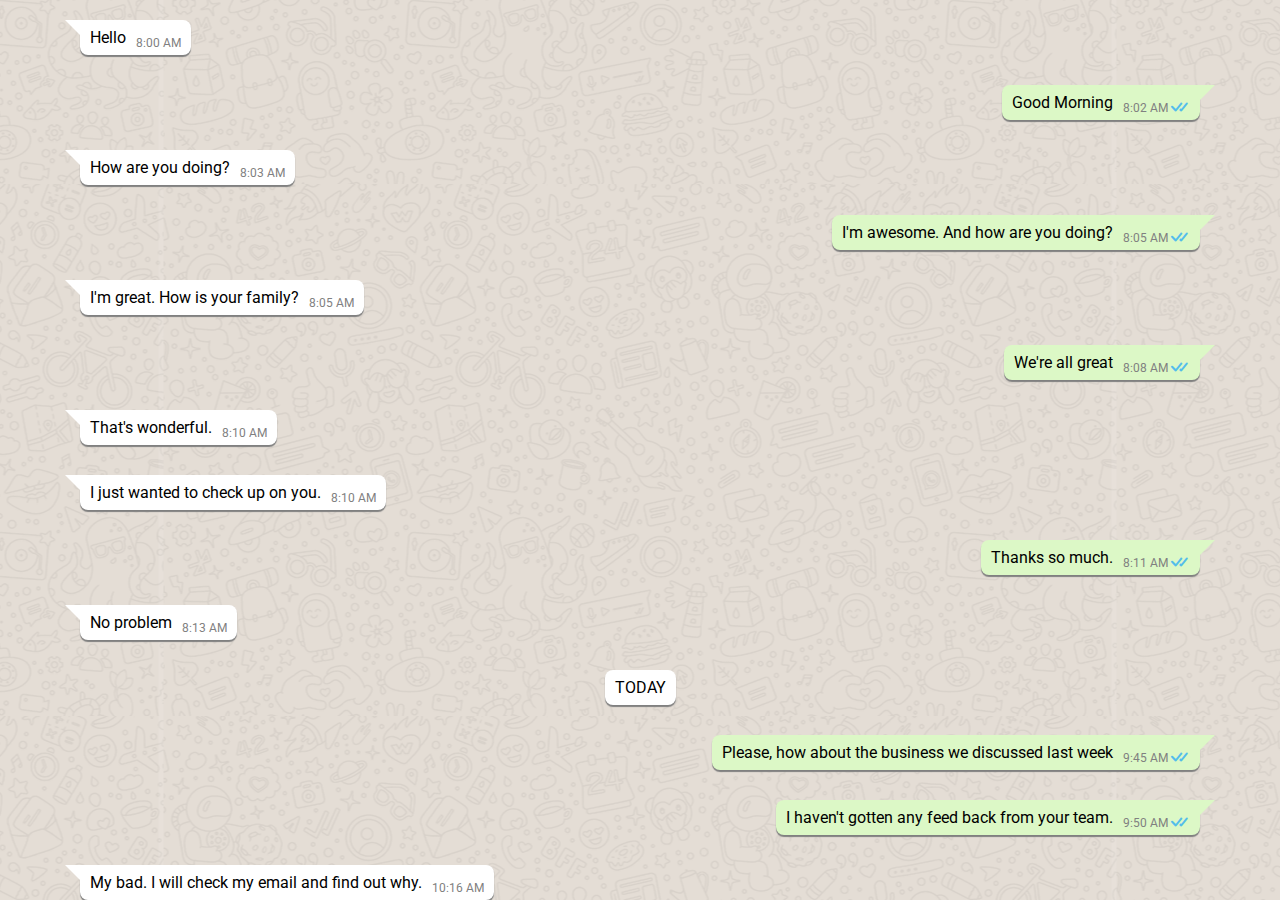
<file: message-content.html>
<!DOCTYPE html>
<html lang="en">
<head>
    <meta charset="UTF-8">
    <meta http-equiv="X-UA-Compatible" content="IE=edge">
    <meta name="viewport" content="width=device-width, initial-scale=1.0">
    <link rel="stylesheet" href="https://cdn.jsdelivr.net/npm/bootstrap-icons@1.9.1/font/bootstrap-icons.css">
    <link rel="stylesheet" href="./assets/css/message-content.css">
    <title>Whats App</title>
</head>
<body>
    <main>
        <div class="message-container">
            <div class="smiley right">
                <div class="chat-message triangle left-top flex">
                    <p>Hello</p>
                    <span class="flex time-icon">
                        <span class="chat-time">8:00 AM</span>
                    </span>
                </div>
            </div>
            <div class="smiley left chat-sent-main">
                <div class="chat-message chat-sent triangle right-top flex">
                    <p>Good Morning</p>
                    <span class="flex time-icon">
                        <span class="chat-time">8:02 AM </span>
                        <i class="bi bi-check-all"></i>
                    </span>
                </div>
            </div>
            <div class="smiley right">
                <div class="chat-message triangle left-top flex">
                    <p>How are you doing?</p>
                    <span class="flex time-icon">
                        <span class="chat-time">8:03 AM</span>
                    </span>
                </div>
            </div>
            <div class="smiley left chat-sent-main">
                <div class="chat-message chat-sent triangle right-top flex">
                    <p>I'm awesome. And how are you doing?</p>
                    <span class="flex time-icon">
                        <span class="chat-time">8:05 AM</span>
                        <i class="bi bi-check-all"></i>
                    </span>
                </div>
            </div>
            <div class="smiley right">
                <div class="chat-message triangle left-top flex">
                    <p>I'm great. How is your family? </p>
                    <span class="flex time-icon">
                        <span class="chat-time">8:05 AM</span>
                    </span>
                </div>
            </div>
            <div class="smiley left chat-sent-main">
                <div class="chat-message chat-sent triangle right-top flex">
                    <p>We're all great</p>
                    <span class="flex time-icon">
                        <span class="chat-time">8:08 AM</span>
                        <i class="bi bi-check-all"></i>
                    </span>
                </div>
            </div>
            <div class="smiley right">
                <div class="chat-message triangle left-top flex">
                    <p>That's wonderful.</p>
                    <span class="flex time-icon">
                        <span class="chat-time">8:10 AM</span>
                    </span>
                </div>
            </div>
            <div class="smiley right">
                <div class="chat-message triangle left-top flex">
                    <p>I just wanted to check up on you.</p>
                    <span class="flex time-icon">
                        <span class="chat-time">8:10 AM</span>
                    </span>
                </div>
            </div>
            <div class="smiley left chat-sent-main">
                <div class="chat-message chat-sent triangle right-top flex">
                    <p>Thanks so much.</p>
                    <span class="flex time-icon">
                        <span class="chat-time">8:11 AM</span>
                        <i class="bi bi-check-all"></i>
                    </span>
                </div>
            </div>
            <div class="smiley right">
                <div class="chat-message triangle left-top flex">
                    <p>No problem</p>
                    <span class="flex time-icon">
                        <span class="chat-time">8:13 AM</span>
                    </span>
                </div>
            </div>
            
            <p class="day">TODAY</p>
            <div class="smiley left chat-sent-main">
                <div class="chat-message chat-sent triangle right-top flex">
                    <p>Please, how about the business we discussed last week</p>
                    <span class="flex time-icon">
                        <span class="chat-time">9:45 AM</span>
                        <i class="bi bi-check-all"></i>
                    </span>
                </div>
            </div>
            <div class="smiley left chat-sent-main">
                <div class="chat-message chat-sent triangle right-top flex">
                    <p>I haven't gotten any feed back from your team.</p>
                    <span class="flex time-icon">
                        <span class="chat-time">9:50 AM</span>
                        <i class="bi bi-check-all"></i>
                    </span>
                </div>
            </div>
            <div class="smiley right">
                <div class="chat-message triangle left-top flex">
                    <p>My bad. I will check my email and find out why.</p>
                    <span class="flex time-icon">
                        <span class="chat-time">10:16 AM</span>
                    </span>
                </div>
            </div>
            <div class="smiley left chat-sent-main">
                <div class="chat-message chat-sent triangle right-top flex ">
                    <p>That's fine. I will be waiting for your meassage.</p>
                    <span class="flex time-icon">
                        <span class="chat-time">10:17 AM</span>
                        <i class="bi bi-check-all"></i>
                    </span>
                </div>
            </div>
            <div class="smiley left chat-sent-main">
                <div class="chat-message chat-sent triangle right-top flex">
                    <p>Thanks for the help.</p>
                    <span class="flex time-icon">
                        <span class="chat-time">10:17 AM</span>
                        <i class="bi bi-check-lg"></i>
                    </span>
                </div>
            </div>
           
        </div>
    </main>
</body>
</html>
</file>
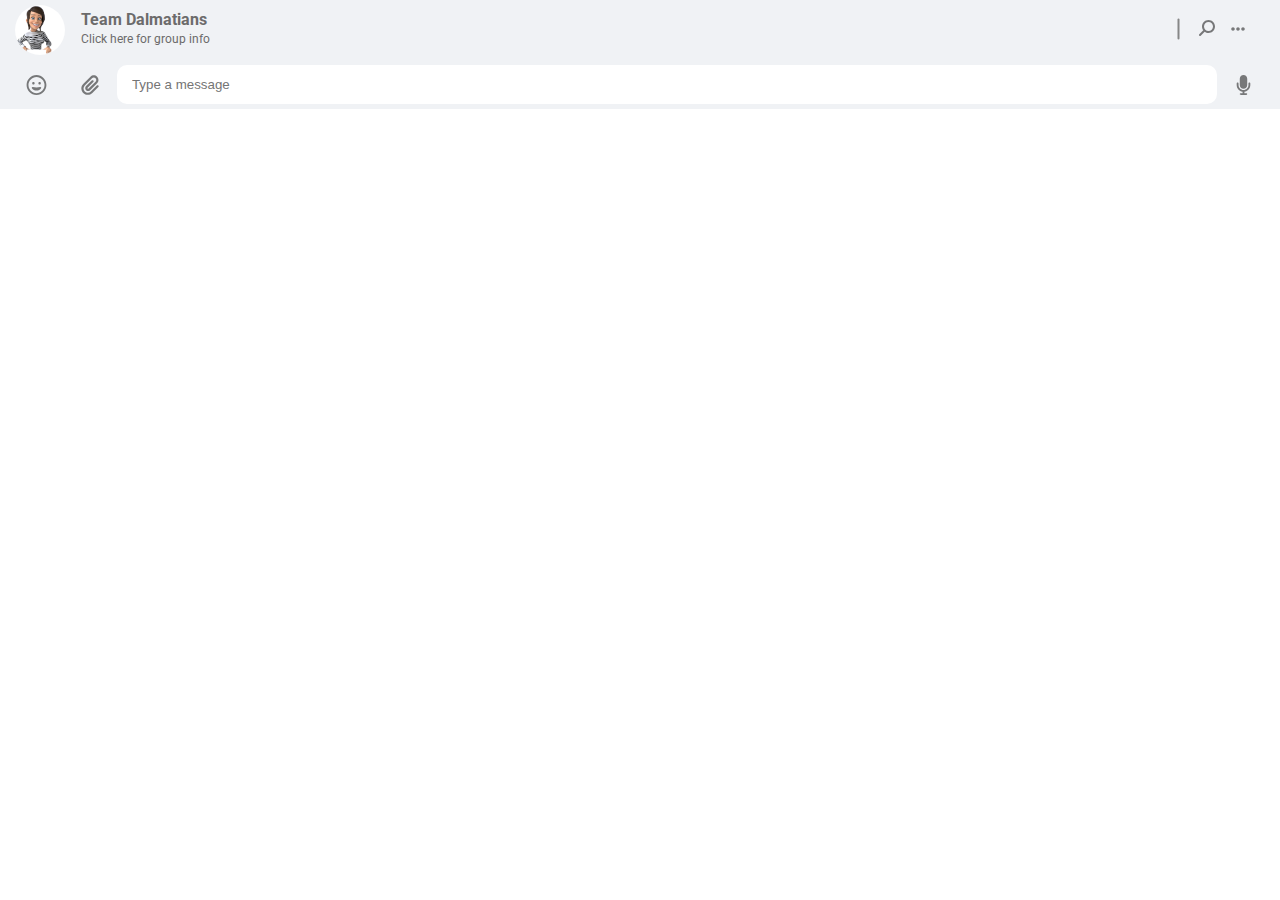
<file: rightheader.html>
<!DOCTYPE html>
<html lang="en">
<head>
  <meta charset="UTF-8" />
  <meta http-equiv="X-UA-Compatible" content="IE=edge" />
  <meta name="viewport" content="width=device-width, initial-scale=1.0" />
  <title>WhatsApp Clone</title>
  <link rel="shortcut icon" href="./images/watsapp.png" type="image/x-icon">
  <link rel="stylesheet" href="./rightheader.css">
</head>
<body>
  <!--<div class="sidebars-chats">
    Left Side Content Container <br>
    Left side sidebars-chats and profile <br> 
    by Adetut and  Zainab goes in here <br>
    (please remove  this code line once it has been pasted)
  </div>-->
  <div class="mainContainer">
    <!-------------------Header------------>
    <div class="rightHeader">
      <div class="profileSection">
        <div class="right-avatar">
          <img src="./images/image.jpg" alt="Contact profile image">
        </div>
        <div class="contactInfo">
          <h4>Team Dalmatians</h4>
          <p>Click here for group info</p>
        </div>
      </div>
      <div class="moreInfo-section">
        <div class="line">
          <div class="rightLine"></div>
        </div>
        <div class="dropdown-search">
          <img src="./images/search-icon.svg" alt="search-icon" id="iconSearch">
        </div>
        <div class="dropdown-more">
          <img src="./images/ellipsis.svg" alt="moreInfo-icon" id="iconMore">            
          <div class="dropdown-content">
            <a href="#">Group info</a>
            <a href="#">Select messages</a>
            <a href="#">Unmute notifications</a>
            <a href="#">Clear messages</a>
            <a href="#">Exit group</a>
          </div>
        </div>
      </div>
    </div>

    <!-- <span>Chat messages by Kasie goes in here 
      (please remove  this code line once it has been pasted.......)
    </span>  -->
    <!----------------------Footer----------------->
    <div class="footer">
        <img src="./images/face-grin-icon.svg" alt="face-grin-icon" id="face-grin">
        <img src="./images/attachment-icon.svg" alt="attachment-icon" id="attach-icon">
        
        <input type="text" placeholder="Type a message" id="rightMessage">
        
        <img src="./images/microphone-icon.svg" alt="microphone-icon" id="microphone">
    </div>
  </div>
</body>
</html>
</file>
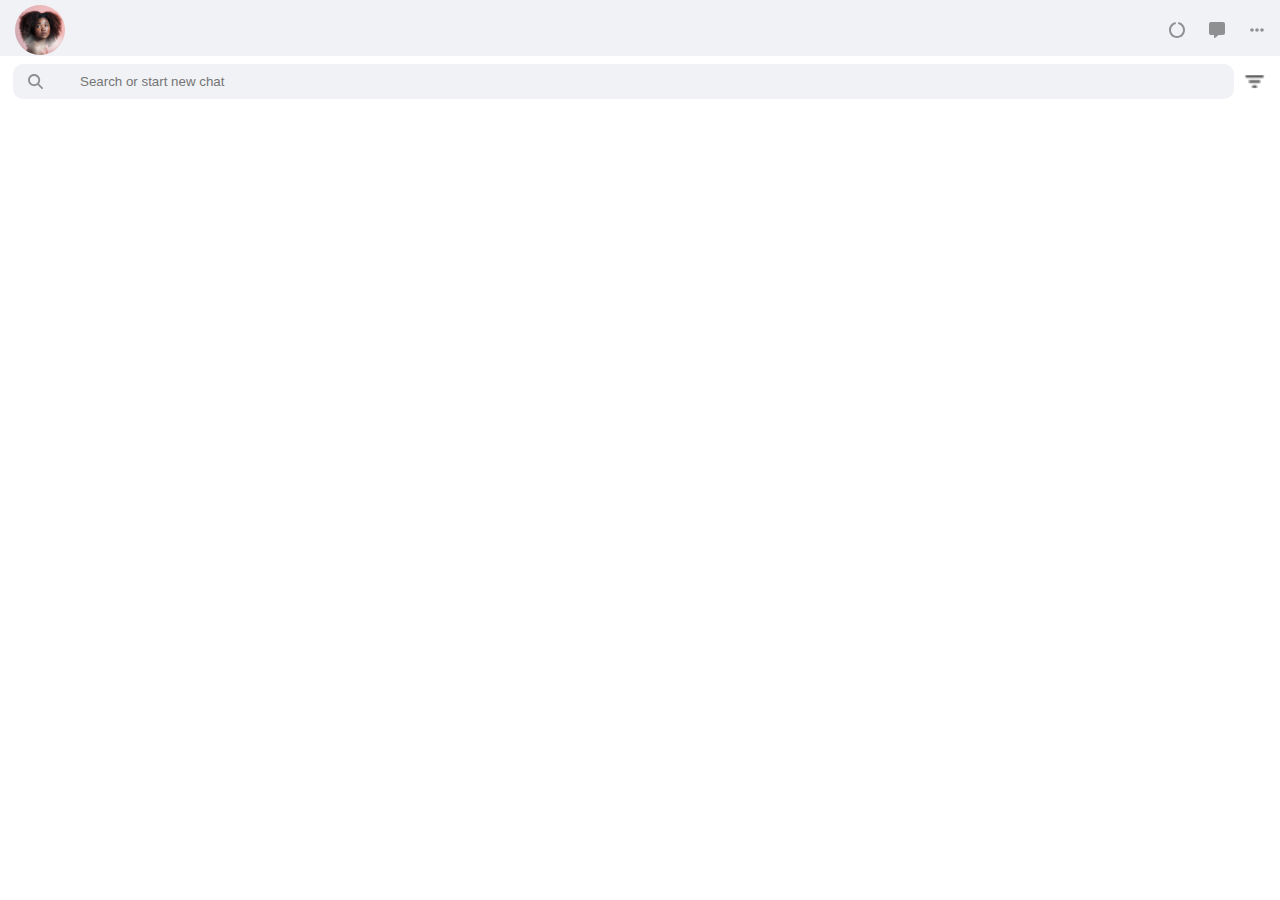
<file: sidebarHeader/sidebarHeader.html>
<html lang="en">
  <head>
    <meta charset="UTF-8" />
    <meta http-equiv="X-UA-Compatible" content="IE=edge" />
    <meta name="viewport" content="width=device-width, initial-scale=1.0" />
    <link rel="stylesheet" href="/teamWork/sidebarHeader.css" />
    <title>Document</title>
  </head>
  <body>
    <!-- <div class="sidebar"> -->
    <div class="header">
      <div class="profile">
        <img
          class="profile-image"
          style="width: 50px; height: 50px; border-radius: 50%"
          src="/teamWork/images/profileImage.jpg"
          alt="Profile Image"
        />
      </div>

      <div class="options">
        <img src="/teamWork/images/status-icon.svg" alt="Status Icon" />
        <img src="/teamWork/images/message-icon.svg" alt="New Chat Icon" />
        <img src="/teamWork/images/ellipsis.svg" alt="Other options Icon" />
      </div>
    </div>

    <section class="search-area">
      <div class="search">
        <img
          class="search-image"
          src="/teamWork/images/search-icon.svg"
          alt=""
        />
        <input
          class="search-input"
          type="text"
          placeholder="Search or start new chat"
        />
      </div>

      <div class="filter">
        <img class="filter-image" src="/teamWork/images/filter.png" alt="" />
      </div>
    </section>
    <!-- </div> -->
  </body>
</html>
</file>
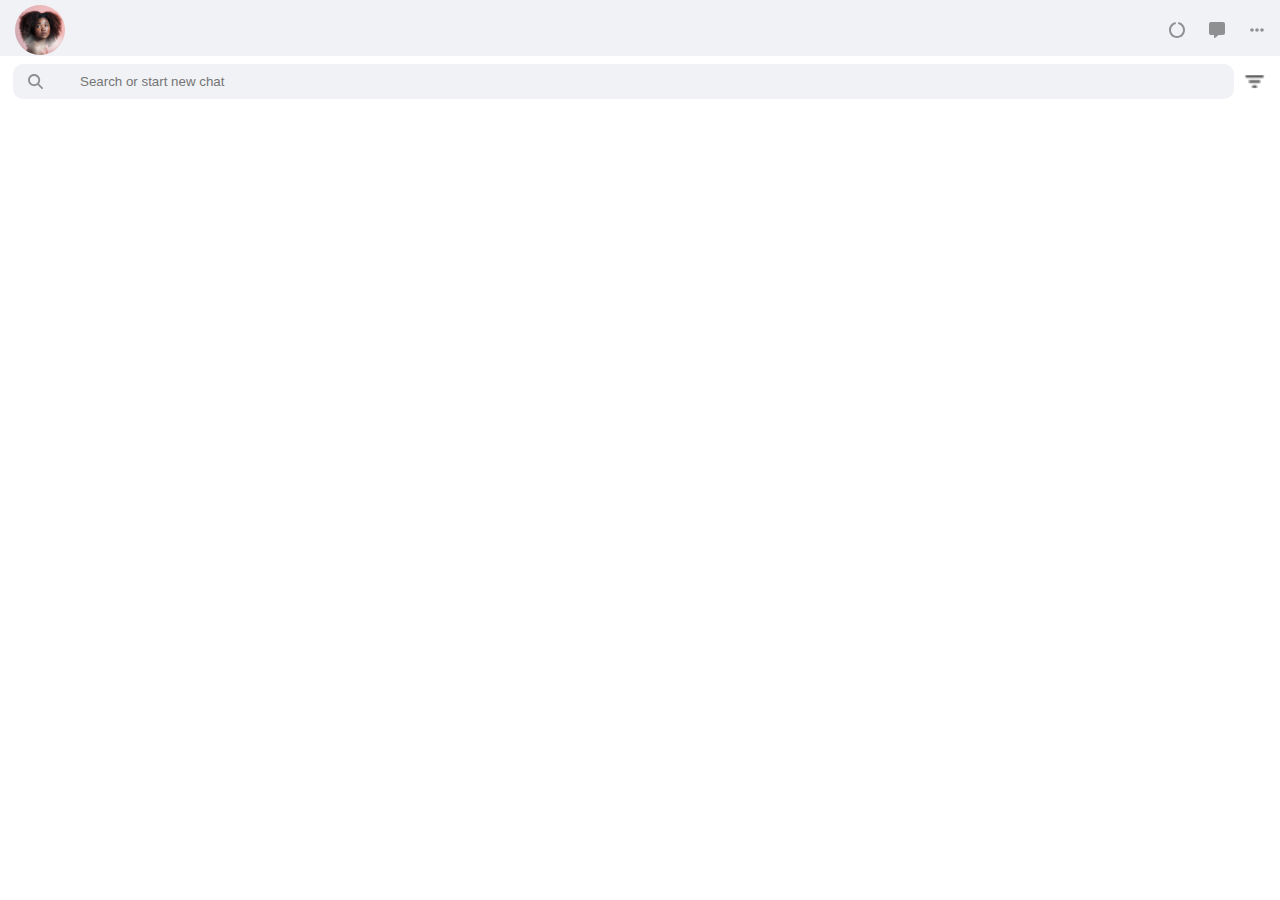
<file: teamWork/teamWork.html>
<html lang="en">
  <head>
    <meta charset="UTF-8" />
    <meta http-equiv="X-UA-Compatible" content="IE=edge" />
    <meta name="viewport" content="width=device-width, initial-scale=1.0" />
    <link rel="stylesheet" href="/teamWork/teamWork.css" />
    <title>Document</title>
  </head>
  <body>
    <!-- <div class="sidebar"> -->
    <div class="header">
      <div class="profile">
        <img
          class="profile-image"
          style="width: 50px; height: 50px; border-radius: 50%"
          src="/teamWork/images/profileImage.jpg"
          alt="Profile Image"
        />
      </div>

      <div class="options">
        <img src="/teamWork/images/status-icon.svg" alt="Status Icon" />
        <img src="/teamWork/images/message-icon.svg" alt="New Chat Icon" />
        <img src="/teamWork/images/ellipsis.svg" alt="Other options Icon" />
      </div>
    </div>

    <section class="search-area">
      <div class="search">
        <img
          class="search-image"
          src="/teamWork/images/search-icon.svg"
          alt=""
        />
        <input
          class="search-input"
          type="text"
          placeholder="Search or start new chat"
        />
      </div>

      <div class="filter">
        <img class="filter-image" src="/teamWork/images/filter.png" alt="" />
      </div>
    </section>
    <!-- </div> -->
  </body>
</html>
</file>
<file: assets/css/message-content.css>
@import url('https://fonts.googleapis.com/css2?family=Roboto:wght@400;700&display=swap');

*, *::after, *::before{
    margin: 0;
    padding: 0;
    box-sizing: border-box;
}

::-webkit-scrollbar {
    width: 6px;
}

::-webkit-scrollbar-track {
    background-color: none;
}

::-webkit-scrollbar-thumb {
    background-color: rgb(185, 179, 174);
}

::-webkit-scrollbar-thumb:hover {
    background-color: rgb(136, 136, 136);
}

body {
    font-family: 'Roboto', sans-serif;
}

.message-container {
    background-image: url(../image/background.png);
    background-position: center;
    height: calc(100vh - 120px);
    height: 100vh;
    padding: 20px 80px;
    overflow-y: scroll;
}

.chat-sent-main{
    margin-left: auto;
}

.message-container .chat-sent {
    background-color: #dcf8c6;
    
}

.chat-message, .day{
    padding: 8px 10px;
    font-size: 16px;
    margin-bottom: 30px;
    width: fit-content;
    border-radius: 8px;
    background-color: rgb(255, 255, 255);
    position: relative;
    height: 35px;
    box-shadow: 0px 2px 1px rgb(128, 128, 128);
}
.smiley {
    position: relative;
    width: fit-content;
}

.smiley.right::after {
    content: "\263A";
    position: absolute;
    right: -35px;
    bottom: 20px;
    width: 30px;
    height: 24px;
    font-size: 40px;
    color: rgb(255, 255, 255);
    opacity: 0;
}

.smiley.left::before {
    content: "\263A";
    position: absolute;
    left: -45px;
    bottom: 25px;
    width: 30px;
    height: 22px;
    font-size: 40px;
    color: white;
    opacity: 0;
}

.smiley.right:hover::after, .smiley.left:hover::before {
    opacity: 1;

} 

.triangle.left-top:after {
    content: ' ';
    position: absolute;
    width: 0;
    height: 0;
    left: -15px;
    right: auto;
    top: 0px;
    bottom: auto;
    border: 17px solid;
    border-color: white transparent transparent transparent;
  }
  
  .triangle.right-top:before {
      content: ' ';
      position: absolute;
      width: 0;
      height: 0;
      left: auto;
      right: -15px;
      top: 0;
      bottom: auto;
      border: 19px solid;
      border-color: #dcf8c6 transparent transparent transparent;
  }

.chat-time {
    margin-left: 10px;
    font-size: 12px;
    color: rgb(128, 128, 128);
    white-space: nowrap;
}

.bi-check-lg {
    font-size: 22px;
    color: rgb(128, 128, 128);
}

.bi-check-all {
    font-size: 22px;
    color: #53bdeb;
}

.day {
    margin: auto;
    margin-bottom: 30px;
}
.time-icon {
    margin-top: 10px;
}
.flex {
    display: flex;
    align-items: center;
}
</file>
<file: rightheader.css>
@import url('https://fonts.googleapis.com/css2?family=Poppins:ital,wght@0,100;0,200;0,300;0,400;0,500;0,600;0,700;0,800;1,100&family=Roboto:ital,wght@0,100;0,300;0,400;0,500;0,700;0,900;1,100;1,300;1,400;1,500;1,700;1,900&display=swap');

* {
    margin: 0;
    padding: 0;
    box-sizing: border-box;
}

body {
    display: flex;
}

.mainContainer {
    /*height: 100vh;
    margin-left: 20%;*/
    flex: 12;
    /*width: 70%;
    background: url(./images/whatsapp-background-image.png) no-repeat center center fixed;
    -webkit-background-size: cover;
    -moz-background-size: cover;
    -o-background-size: cover;
    background-size: cover;*/
}

.rightHeader {
    display: flex;
    justify-content: space-between;
    align-items: center;
    padding: 5px 15px;
    background-color: #f0f2f5;
}

.right-avatar {
    height: 50px;
    width: 50px;
    border: none;
    border-radius: 50%;
    overflow: hidden;
}

.profileSection {
    display: flex;
    align-items: center;
    justify-content: center;
}

.right-avatar img {
    width: 100%;
    height: 100%;
    object-fit: cover;
}

.contactInfo {
    font-family: Roboto, sans-serif;
    margin-left: 16px;
    align-items: center;
    justify-content: center;
}

.contactInfo h4{
    font-size: 16px;
    color: rgb(108, 107, 107);
}
.contactInfo p {
    line-height: 1.8;
    font-size: 12px;
    color: rgb(108, 107, 107);
}

.moreInfo-section {
    display: flex;
    justify-content: space-between;
    align-items: center;
    margin-right: 10px;
}

.line {
    margin-right:10px;
    margin-top: -2px;
}

.rightLine {
    height: 2px;
    width: 21px;
    border: none;
    border-radius: 15px;
    background-color: rgb(108, 107, 107, 0.8);
    transform: rotate(90deg);
}

.moreInfo-section img{
    height: 16px;
    opacity: 0.5;
}

#iconMore {
    background-color: transparent;
    border: none;
    cursor: pointer;
}

.dropdown-more {
    position: relative;
    display: inline-block;
    height: 30px;
    width: 30px;
    padding: 6px;
    border: none;
}

.dropdown-content {
    display: none;
    position: absolute;
    left: -150px;
    background-color: #f9f9f9;
    min-width: 200px;
    box-shadow: 0px 8px 16px 0px rgb(108, 107, 107, 0.4);
    z-index: 1;
}

.dropdown-content a {
    padding: 12px 16px;
    text-decoration: none;
    display: block;
    font-family: Roboto sans-serif;
    font-size: 14px;
    color: rgb(108, 107, 107);
}

.dropdown-content a:hover {
    background-color: #f1f1f1
}

.dropdown-more:hover .dropdown-content {
  display: block;
}

.dropdown-more:hover  {
  background-color: rgb(108, 107, 107, 0.35);
  border: none;
  padding: 8px;
  border-radius: 50%;
}

.dropdown-search {
    margin-right: 10px;
}

#iconSearch {
    transform: rotate(90deg);
    opacity: 0.5;
}

.footer {
    position: relative;
    display: flex;
    align-items: center;
    justify-items: center;
    padding: 5px 10px;
    background-color: #f0f2f5;
}

/*.emojiSection {
    display: flex;
    justify-content: space-between;
    align-items: center;
}

.emoji-attach {
    justify-content: space-around;
    align-items: center;
    margin: auto 2px;
}*/

#attach-icon,
#microphone,
#face-grin
{
    flex: 1;
    height:20px;
    width: 20px;
    opacity: 0.5;

}

/*form {
    margin-top: 5px;
    margin-left: 30px;
}*/

input#rightMessage {
    padding: 12px 15px;
    flex: 20;
    border: none;
    outline: none;
    border-radius: 10px;
}

input#rightMessage:focus {
    border-style: solid;
    border-color: rgb(108, 107, 107, 0.4);
    outline-style: none !important;
}

#iconMore
{
    margin-right: 6px;
}
</file>
<file: teamWork/sidebarHeader.css>
* {
  box-sizing: border-box;
}

body {
  margin: 0;
  padding: 0;
}

/* .sidebar {
  width: 30%;
  height: 100vh;
  border-right: 1px solid gray;
} */

.header {
  display: flex;
  justify-content: space-between;
  align-items: center;
  padding: 5px 15px 1px;
  background-color: #f0f2f5;
}

.options {
  display: flex;
  gap: 1.5rem;
  align-items: center;
}

.options img {
  width: 16px;
  height: 16px;
  opacity: 0.4;
}

.search-area {
  display: flex;
  justify-content: space-around;
  align-items: center;
}

.search-area {
  display: flex;
  gap: 0.5rem;
  align-items: center;
  padding: 8px 13px;
}

.search {
  display: flex;
  align-items: center;
  background-color: #f0f2f5;
  width: 100%;
  height: 35px;
  border-radius: 10px;
}

.search-image {
  width: 15px;
  height: 15px;
  margin: 0 15px;
  opacity: 0.4;
}

.search-input {
  outline: none;
  border: none;
  margin-left: 20px;
  background-color: #f0f2f5;
}

.filter-image {
  width: 25px;
}
</file>
<file: teamWork/teamWork.css>
* {
  box-sizing: border-box;
}

body {
  margin: 0;
  padding: 0;
}

/* .sidebar {
  width: 30%;
  height: 100vh;
  border-right: 1px solid gray;
} */

.header {
  display: flex;
  justify-content: space-between;
  align-items: center;
  padding: 5px 15px 1px;
  background-color: #f0f2f5;
}

.options {
  display: flex;
  gap: 1.5rem;
  align-items: center;
}

.options img {
  width: 16px;
  height: 16px;
  opacity: 0.4;
}

.search-area {
  display: flex;
  justify-content: space-around;
  align-items: center;
}

.search-area {
  display: flex;
  gap: 0.5rem;
  align-items: center;
  padding: 8px 13px;
}

.search {
  display: flex;
  align-items: center;
  background-color: #f0f2f5;
  width: 100%;
  height: 35px;
  border-radius: 10px;
}

.search-image {
  width: 15px;
  height: 15px;
  margin: 0 15px;
  opacity: 0.4;
}

.search-input {
  outline: none;
  border: none;
  margin-left: 20px;
  background-color: #f0f2f5;
}

.filter-image {
  width: 25px;
}
</file>
